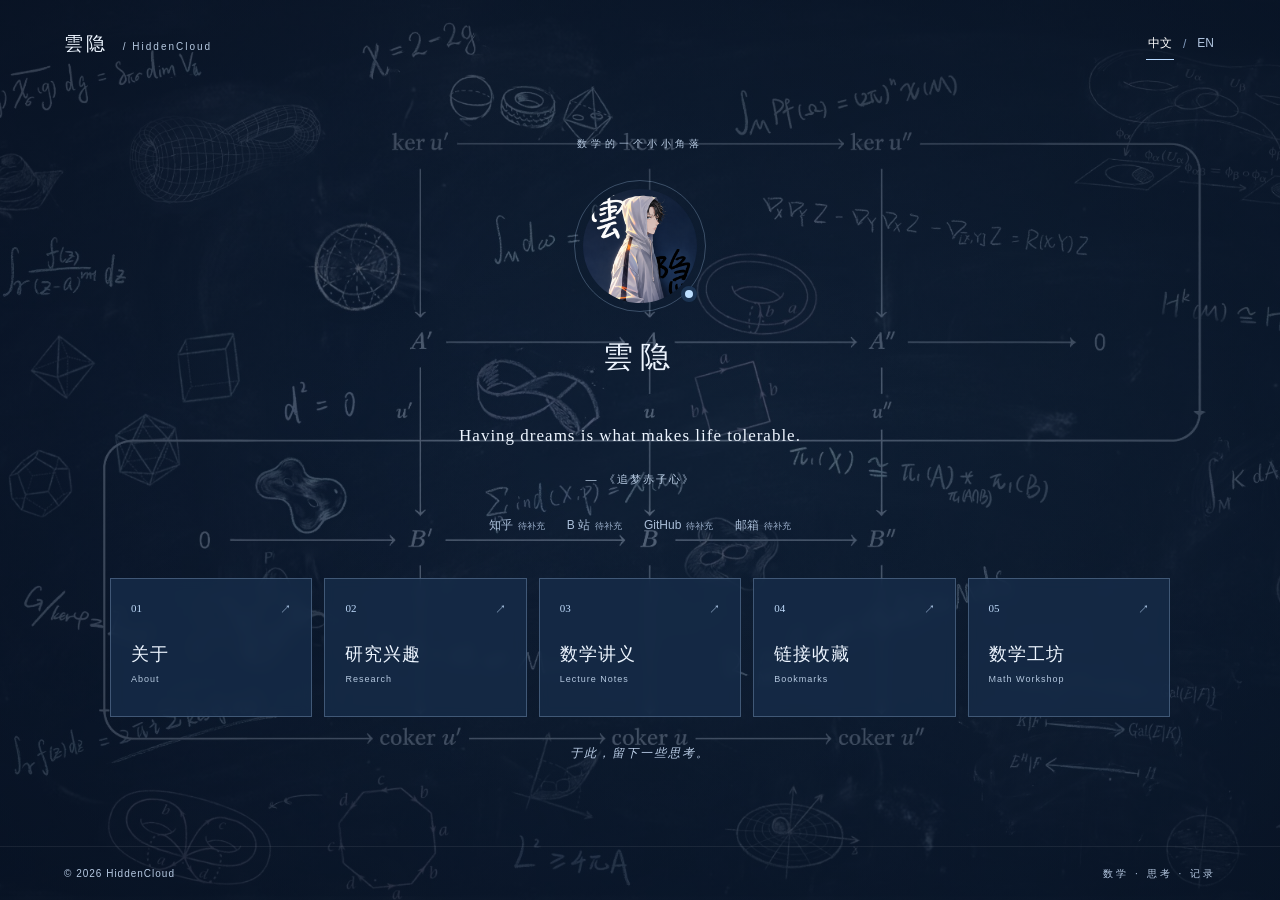
<file: index.html>
<!doctype html>
<html lang="zh-CN"><head><meta charset="utf-8"><meta name="viewport" content="width=device-width,initial-scale=1"><meta name="description" content="雲隐的数学个人主页 · 研究、讲义与数学工坊"><meta name="theme-color" content="#142841"><title>雲隐的数学个人主页</title><link rel="icon" href="assets/avatar.svg" type="image/svg+xml"><link rel="stylesheet" href="assets/style.css?v=quotes2"><script defer src="assets/config.js?v=quotes2"></script><script defer src="assets/app.js?v=quotes2"></script></head>
<body data-page="index"><a class="skip" href="#main">跳转到正文 / Skip to content</a><header class="topbar"><a class="wordmark" href="index.html">雲隐<span> / HiddenCloud</span></a><div class="language" role="group" aria-label="语言 / Language"><button data-lang="zh" type="button">中文</button><span>/</span><button data-lang="en" type="button">EN</button></div></header><main id="main"></main><footer><span>© 2026 HiddenCloud</span><span class="footer-note">数学 · 思考 · 记录</span></footer><noscript>请启用 JavaScript 查看双语内容。Please enable JavaScript to view this site.</noscript></body></html>
</file>
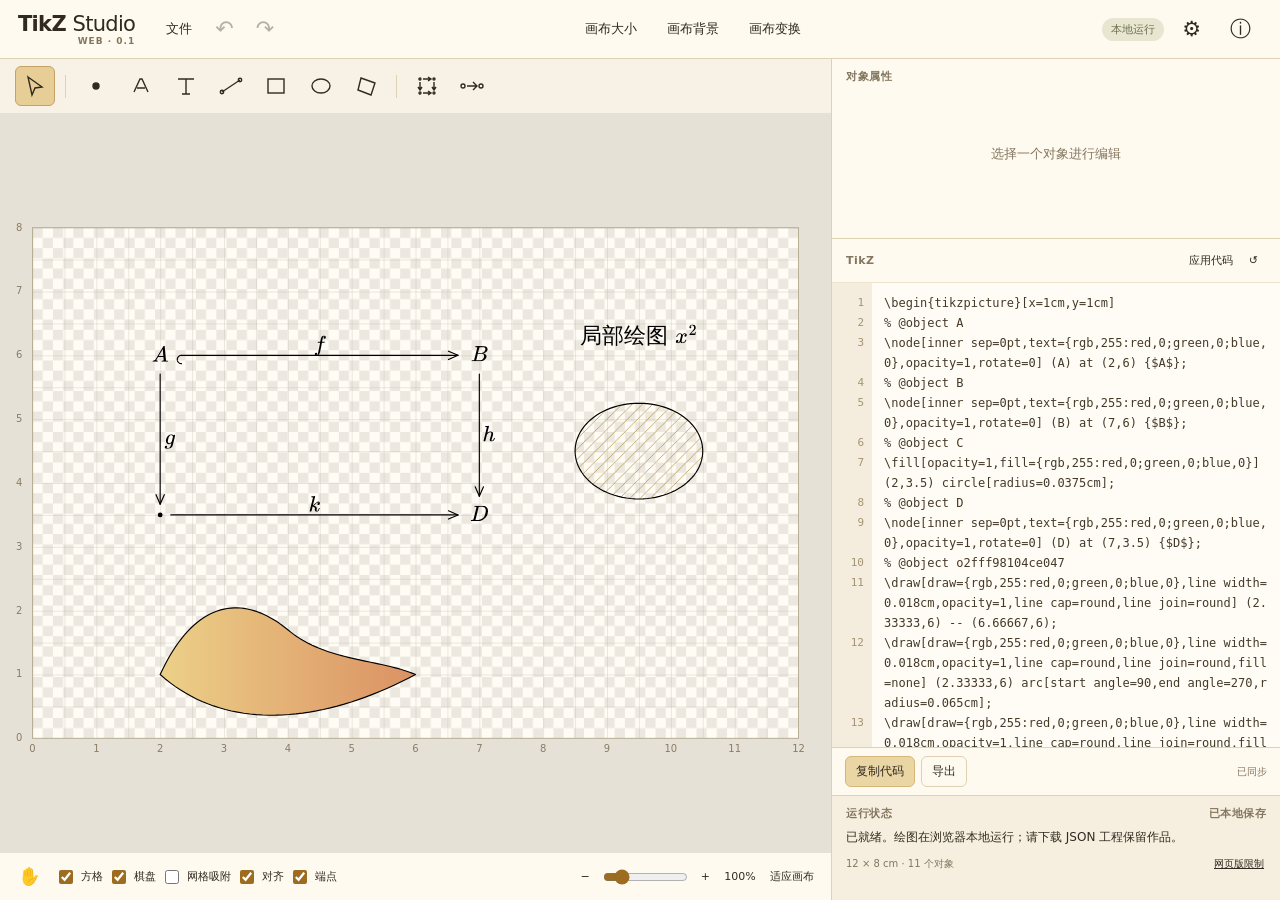
<file: tikz/index.html>
<!doctype html>
<html lang="zh-CN"><head><meta charset="utf-8"><meta name="viewport" content="width=device-width,initial-scale=1"><meta http-equiv="Content-Security-Policy" content="default-src 'self'; script-src 'self' 'unsafe-eval'; style-src 'self' 'unsafe-inline'; img-src 'self' data: blob:; connect-src 'none'; font-src 'self'; object-src 'none'; base-uri 'self'"><meta name="color-scheme" content="light"><meta name="description" content="在浏览器本地运行的 TikZ 绘图与交换图编辑器，无需 Python、TeX 或编译服务器。"><title>TikZ Studio · 雲隐</title><link rel="stylesheet" href="style.css?v=0.1.0"><script src="mathjax-config.js"></script><script defer src="vendor/mathjax/es5/tex-svg.js"></script><script defer src="core.js?v=0.1.0"></script><script defer src="app.js?v=0.1.0"></script></head>
<body><div id="app"><header class="top"><div class="brand">TikZ <span>Studio</span><small>WEB · 0.1</small></div><div class="file-group"><button id="fileBtn" data-i18n="文件">文件</button><button id="undoBtn" class="icon" title="撤销 / Undo">↶</button><button id="redoBtn" class="icon" title="重做 / Redo">↷</button></div><div class="canvas-top"><button id="sizeBtn" data-i18n="画布大小">画布大小</button><button id="backgroundBtn" data-i18n="画布背景">画布背景</button><button id="transformBtn" data-i18n="画布变换">画布变换</button></div><div class="right-top"><span class="local-badge" data-i18n="本地运行">本地运行</span><button id="settingsBtn" title="设置 / Settings">⚙</button><button id="aboutBtn" title="说明与作者 / About">ⓘ</button></div></header>
<main><section class="workspace"><nav id="tools" class="tools" aria-label="绘图工具"></nav><div id="stage" class="stage"><svg id="drawing" xmlns="http://www.w3.org/2000/svg" tabindex="0" role="img" aria-label="绘图画布"></svg><div class="stage-note" id="stageNote"></div><div class="loading" id="loading">正在加载本地数学排版…</div></div><footer class="viewbar"><button id="handBtn" class="icon" title="浏览模式 / Pan">✋</button><label><input id="grid" type="checkbox" checked><span data-i18n="方格">方格</span></label><label><input id="checker" type="checkbox" checked><span data-i18n="棋盘">棋盘</span></label><label><input id="snapGrid" type="checkbox"><span data-i18n="网格吸附">网格吸附</span></label><label><input id="snapAlign" type="checkbox" checked><span data-i18n="对齐">对齐</span></label><label><input id="snapEnd" type="checkbox" checked><span data-i18n="端点">端点</span></label><div class="zoom"><button id="zoomOut" aria-label="缩小">−</button><input id="zoom" type="range" min="15" max="600" value="100" aria-label="缩放"><button id="zoomIn" aria-label="放大">+</button><span id="zoomValue">100%</span><button id="fitBtn" data-i18n="适应画布">适应画布</button></div></footer></section>
<aside><section id="inspector" class="inspector"><div class="section-head"><span data-i18n="对象属性">对象属性</span><span id="selectionCount"></span></div><div id="props"></div></section><section class="code-panel"><div class="section-head"><span>TikZ</span><div><button id="applyCode" data-i18n="应用代码">应用代码</button><button id="restoreCode" title="恢复图形生成的代码">↺</button></div></div><div id="codeWrap" class="code-wrap"><div id="gutter" class="gutter" aria-hidden="true"></div><textarea id="code" wrap="soft" spellcheck="false" autocapitalize="off" autocomplete="off" aria-label="TikZ 代码"></textarea></div><div class="code-actions"><button id="copyCode" data-i18n="复制代码">复制代码</button><button id="exportBtn" data-i18n="导出">导出</button><span id="codeState"></span></div></section><section class="report"><div class="section-head"><span data-i18n="运行状态">运行状态</span><span id="saveState"></span></div><p id="status" role="status"></p><div class="report-bottom"><span id="docInfo"></span><button id="helpBtn" data-i18n="网页版限制">网页版限制</button></div></section></aside></main><input id="fileInput" type="file" accept=".json,.tex,.tikz" hidden><div id="menu" class="menu" hidden></div><div id="toast" class="toast" role="status" hidden></div><div id="modal" class="modal" hidden><div class="dialog" role="dialog" aria-modal="true" aria-labelledby="modalTitle"><header><h2 id="modalTitle"></h2><button id="closeModal" aria-label="关闭">×</button></header><div id="modalBody"></div><footer id="modalFooter"></footer></div></div></div><noscript>此编辑器需要浏览器启用 JavaScript。所有绘图计算均在本地进行。</noscript></body></html>
</file>
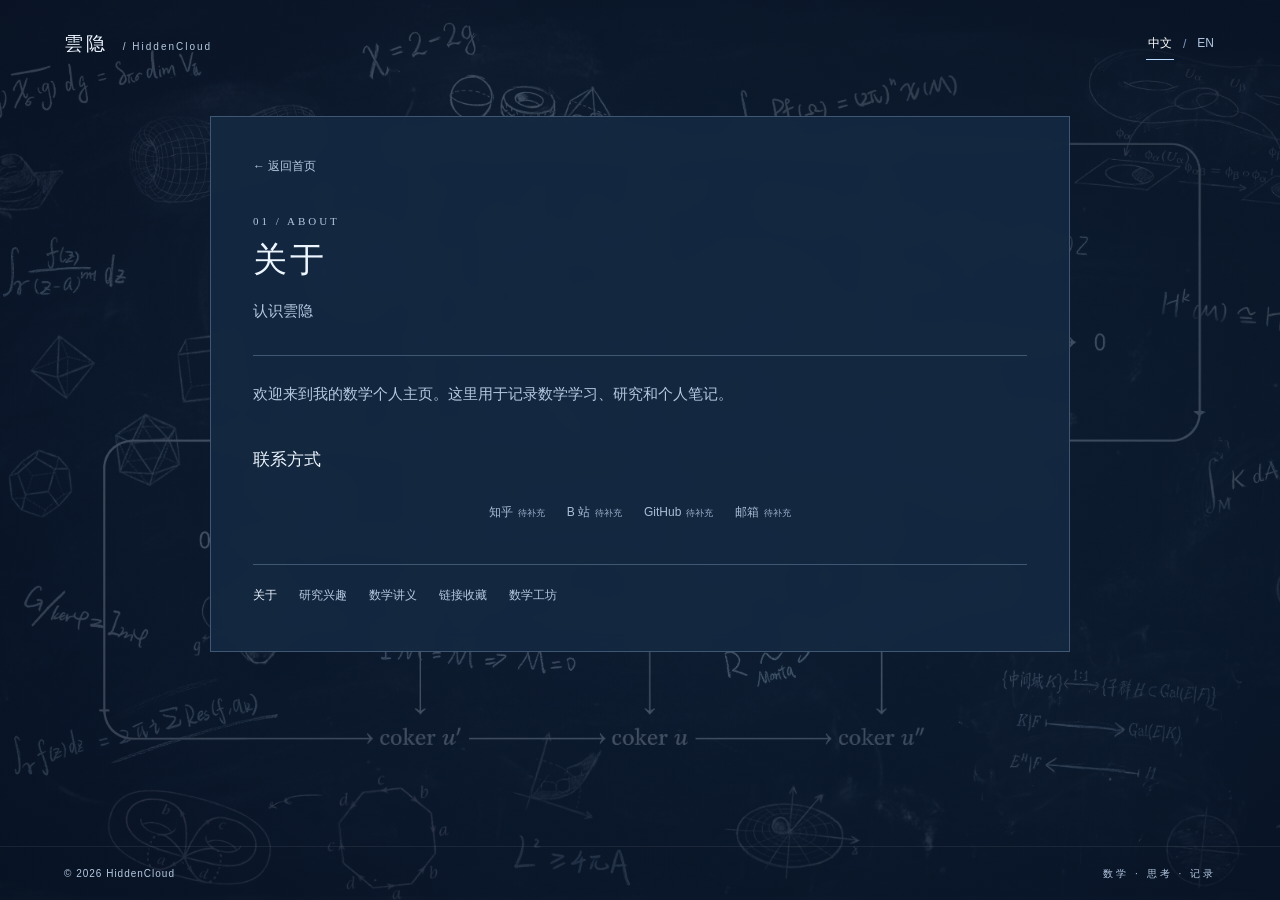
<file: about.html>
<!doctype html>
<html lang="zh-CN"><head><meta charset="utf-8"><meta name="viewport" content="width=device-width,initial-scale=1"><meta name="description" content="雲隐的数学个人主页 · 研究、讲义与数学工坊"><meta name="theme-color" content="#142841"><title>雲隐的数学个人主页</title><link rel="icon" href="assets/avatar.svg" type="image/svg+xml"><link rel="stylesheet" href="assets/style.css?v=quotes2"><script defer src="assets/config.js?v=quotes2"></script><script defer src="assets/app.js?v=quotes2"></script></head>
<body data-page="about"><a class="skip" href="#main">跳转到正文 / Skip to content</a><header class="topbar"><a class="wordmark" href="index.html">雲隐<span> / HiddenCloud</span></a><div class="language" role="group" aria-label="语言 / Language"><button data-lang="zh" type="button">中文</button><span>/</span><button data-lang="en" type="button">EN</button></div></header><main id="main"></main><footer><span>© 2026 HiddenCloud</span><span class="footer-note">数学 · 思考 · 记录</span></footer><noscript>请启用 JavaScript 查看双语内容。Please enable JavaScript to view this site.</noscript></body></html>
</file>
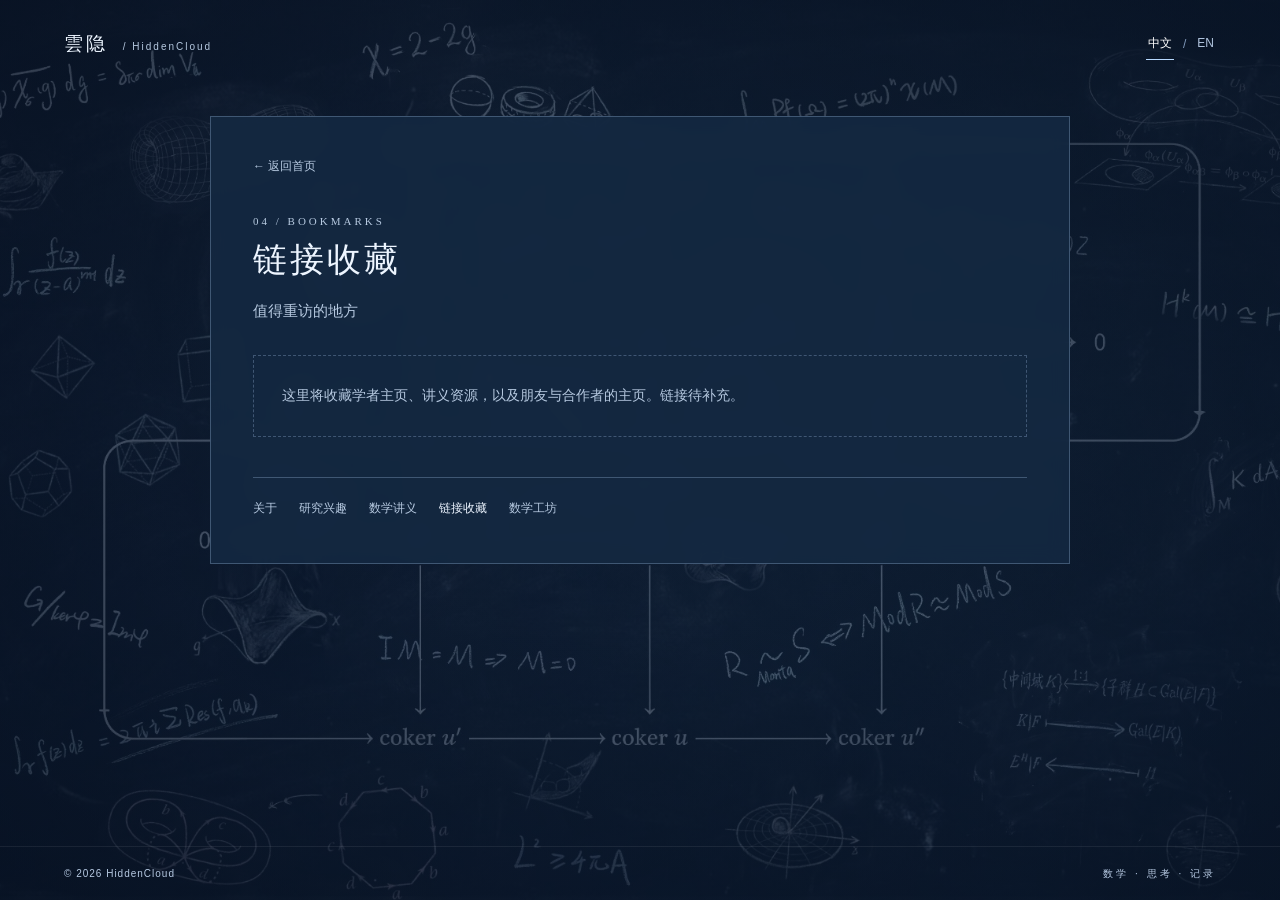
<file: bookmarks.html>
<!doctype html>
<html lang="zh-CN"><head><meta charset="utf-8"><meta name="viewport" content="width=device-width,initial-scale=1"><meta name="description" content="雲隐的数学个人主页 · 研究、讲义与数学工坊"><meta name="theme-color" content="#142841"><title>雲隐的数学个人主页</title><link rel="icon" href="assets/avatar.svg" type="image/svg+xml"><link rel="stylesheet" href="assets/style.css?v=quotes2"><script defer src="assets/config.js?v=quotes2"></script><script defer src="assets/app.js?v=quotes2"></script></head>
<body data-page="bookmarks"><a class="skip" href="#main">跳转到正文 / Skip to content</a><header class="topbar"><a class="wordmark" href="index.html">雲隐<span> / HiddenCloud</span></a><div class="language" role="group" aria-label="语言 / Language"><button data-lang="zh" type="button">中文</button><span>/</span><button data-lang="en" type="button">EN</button></div></header><main id="main"></main><footer><span>© 2026 HiddenCloud</span><span class="footer-note">数学 · 思考 · 记录</span></footer><noscript>请启用 JavaScript 查看双语内容。Please enable JavaScript to view this site.</noscript></body></html>
</file>
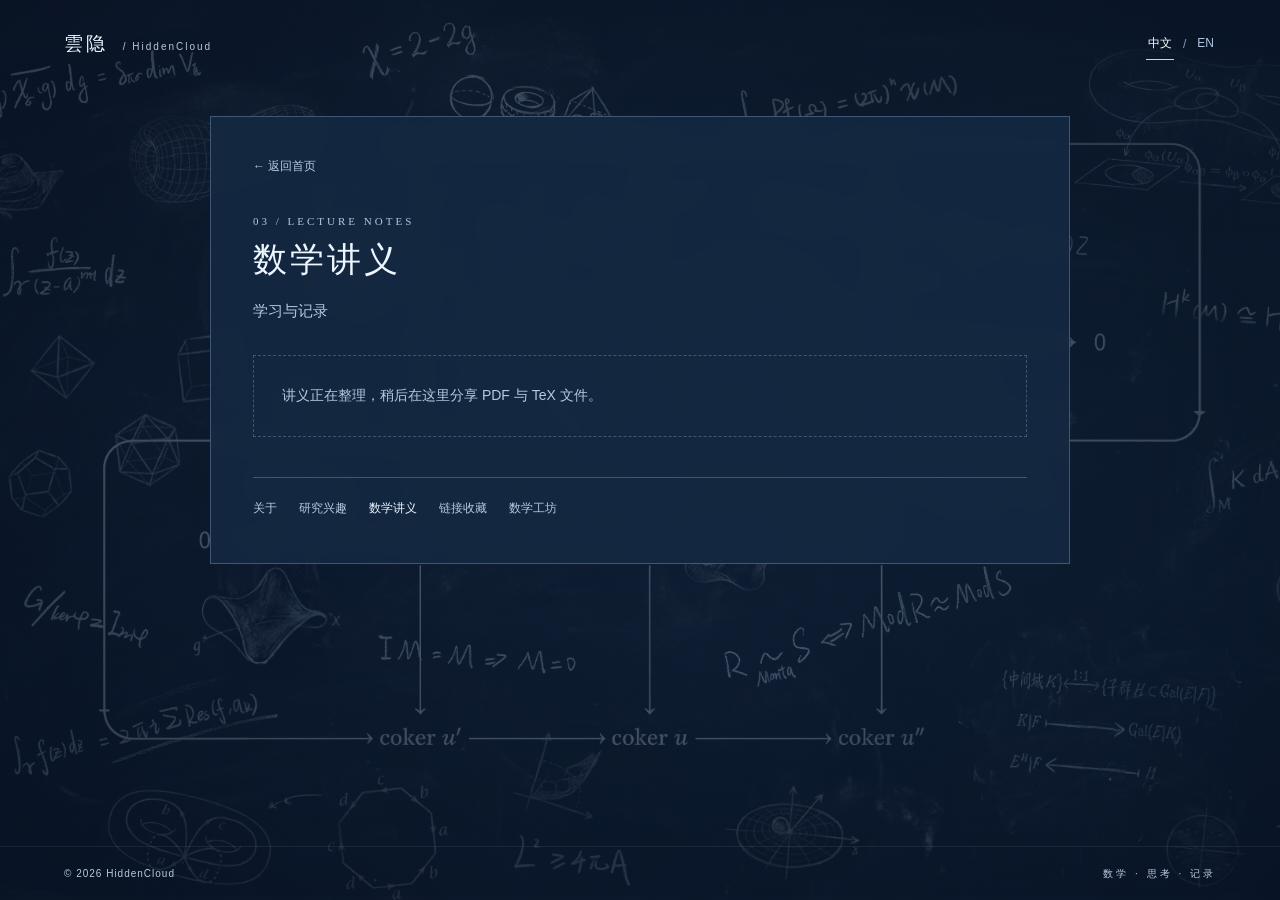
<file: notes.html>
<!doctype html>
<html lang="zh-CN"><head><meta charset="utf-8"><meta name="viewport" content="width=device-width,initial-scale=1"><meta name="description" content="雲隐的数学个人主页 · 研究、讲义与数学工坊"><meta name="theme-color" content="#142841"><title>雲隐的数学个人主页</title><link rel="icon" href="assets/avatar.svg" type="image/svg+xml"><link rel="stylesheet" href="assets/style.css?v=quotes2"><script defer src="assets/config.js?v=quotes2"></script><script defer src="assets/app.js?v=quotes2"></script></head>
<body data-page="notes"><a class="skip" href="#main">跳转到正文 / Skip to content</a><header class="topbar"><a class="wordmark" href="index.html">雲隐<span> / HiddenCloud</span></a><div class="language" role="group" aria-label="语言 / Language"><button data-lang="zh" type="button">中文</button><span>/</span><button data-lang="en" type="button">EN</button></div></header><main id="main"></main><footer><span>© 2026 HiddenCloud</span><span class="footer-note">数学 · 思考 · 记录</span></footer><noscript>请启用 JavaScript 查看双语内容。Please enable JavaScript to view this site.</noscript></body></html>
</file>
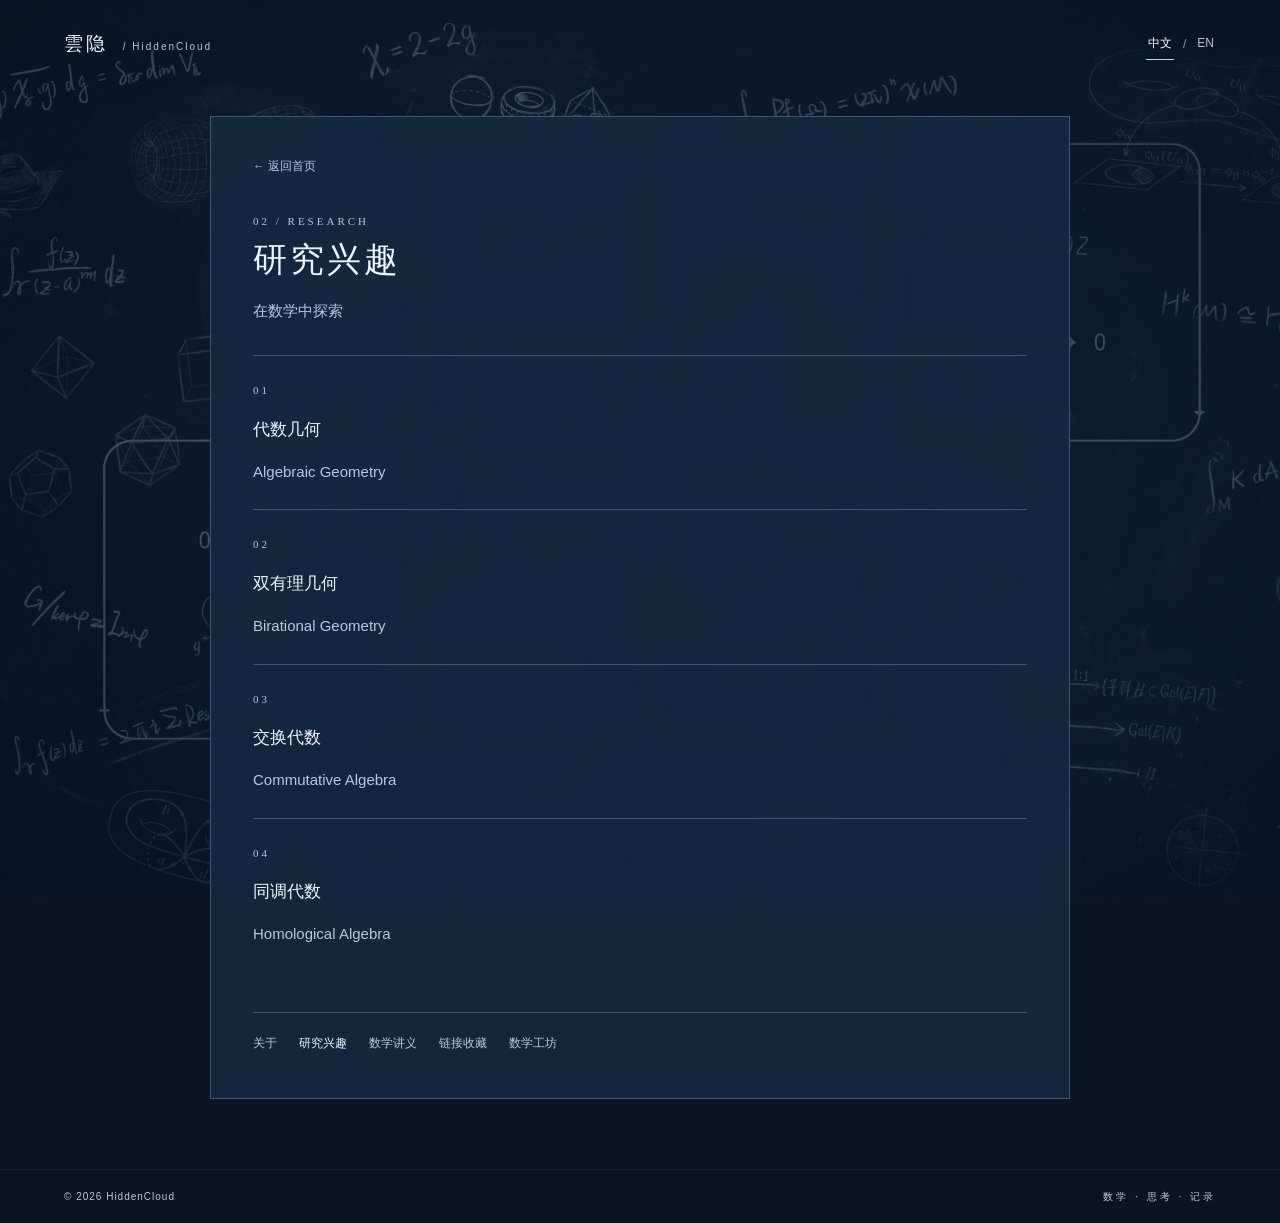
<file: research.html>
<!doctype html>
<html lang="zh-CN"><head><meta charset="utf-8"><meta name="viewport" content="width=device-width,initial-scale=1"><meta name="description" content="雲隐的数学个人主页 · 研究、讲义与数学工坊"><meta name="theme-color" content="#142841"><title>雲隐的数学个人主页</title><link rel="icon" href="assets/avatar.svg" type="image/svg+xml"><link rel="stylesheet" href="assets/style.css?v=quotes2"><script defer src="assets/config.js?v=quotes2"></script><script defer src="assets/app.js?v=quotes2"></script></head>
<body data-page="research"><a class="skip" href="#main">跳转到正文 / Skip to content</a><header class="topbar"><a class="wordmark" href="index.html">雲隐<span> / HiddenCloud</span></a><div class="language" role="group" aria-label="语言 / Language"><button data-lang="zh" type="button">中文</button><span>/</span><button data-lang="en" type="button">EN</button></div></header><main id="main"></main><footer><span>© 2026 HiddenCloud</span><span class="footer-note">数学 · 思考 · 记录</span></footer><noscript>请启用 JavaScript 查看双语内容。Please enable JavaScript to view this site.</noscript></body></html>
</file>
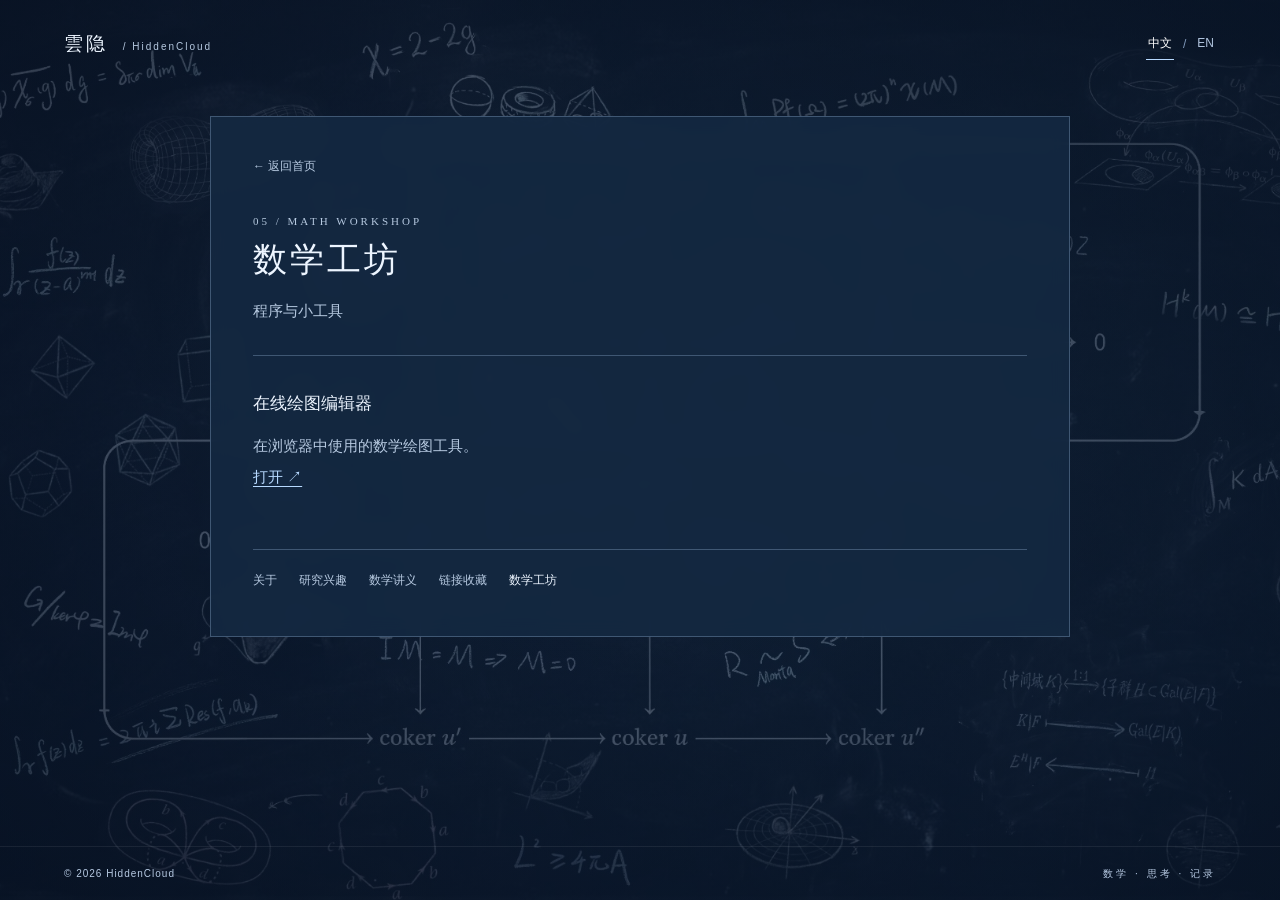
<file: workshop.html>
<!doctype html>
<html lang="zh-CN"><head><meta charset="utf-8"><meta name="viewport" content="width=device-width,initial-scale=1"><meta name="description" content="雲隐的数学个人主页 · 研究、讲义与数学工坊"><meta name="theme-color" content="#142841"><title>雲隐的数学个人主页</title><link rel="icon" href="assets/avatar.svg" type="image/svg+xml"><link rel="stylesheet" href="assets/style.css?v=quotes2"><script defer src="assets/config.js?v=quotes2"></script><script defer src="assets/app.js?v=quotes2"></script></head>
<body data-page="workshop"><a class="skip" href="#main">跳转到正文 / Skip to content</a><header class="topbar"><a class="wordmark" href="index.html">雲隐<span> / HiddenCloud</span></a><div class="language" role="group" aria-label="语言 / Language"><button data-lang="zh" type="button">中文</button><span>/</span><button data-lang="en" type="button">EN</button></div></header><main id="main"></main><footer><span>© 2026 HiddenCloud</span><span class="footer-note">数学 · 思考 · 记录</span></footer><noscript>请启用 JavaScript 查看双语内容。Please enable JavaScript to view this site.</noscript></body></html>
</file>
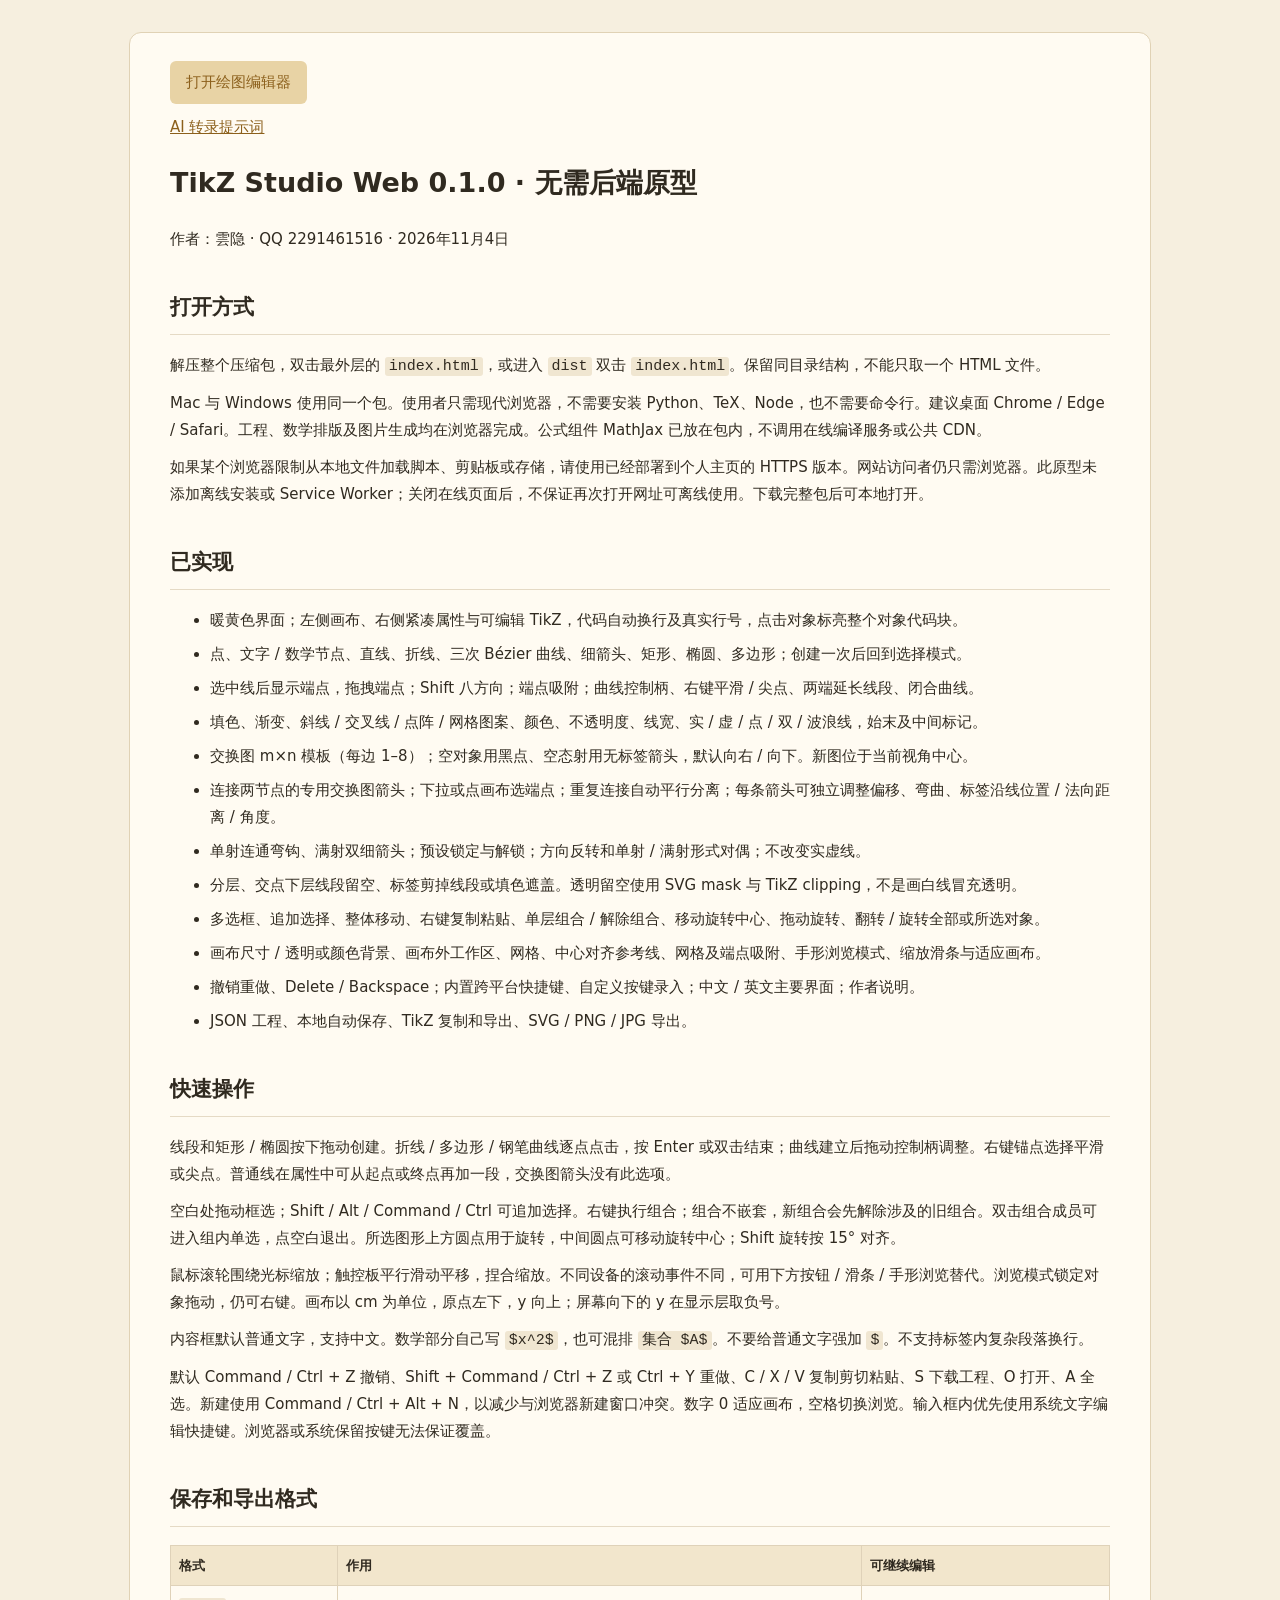
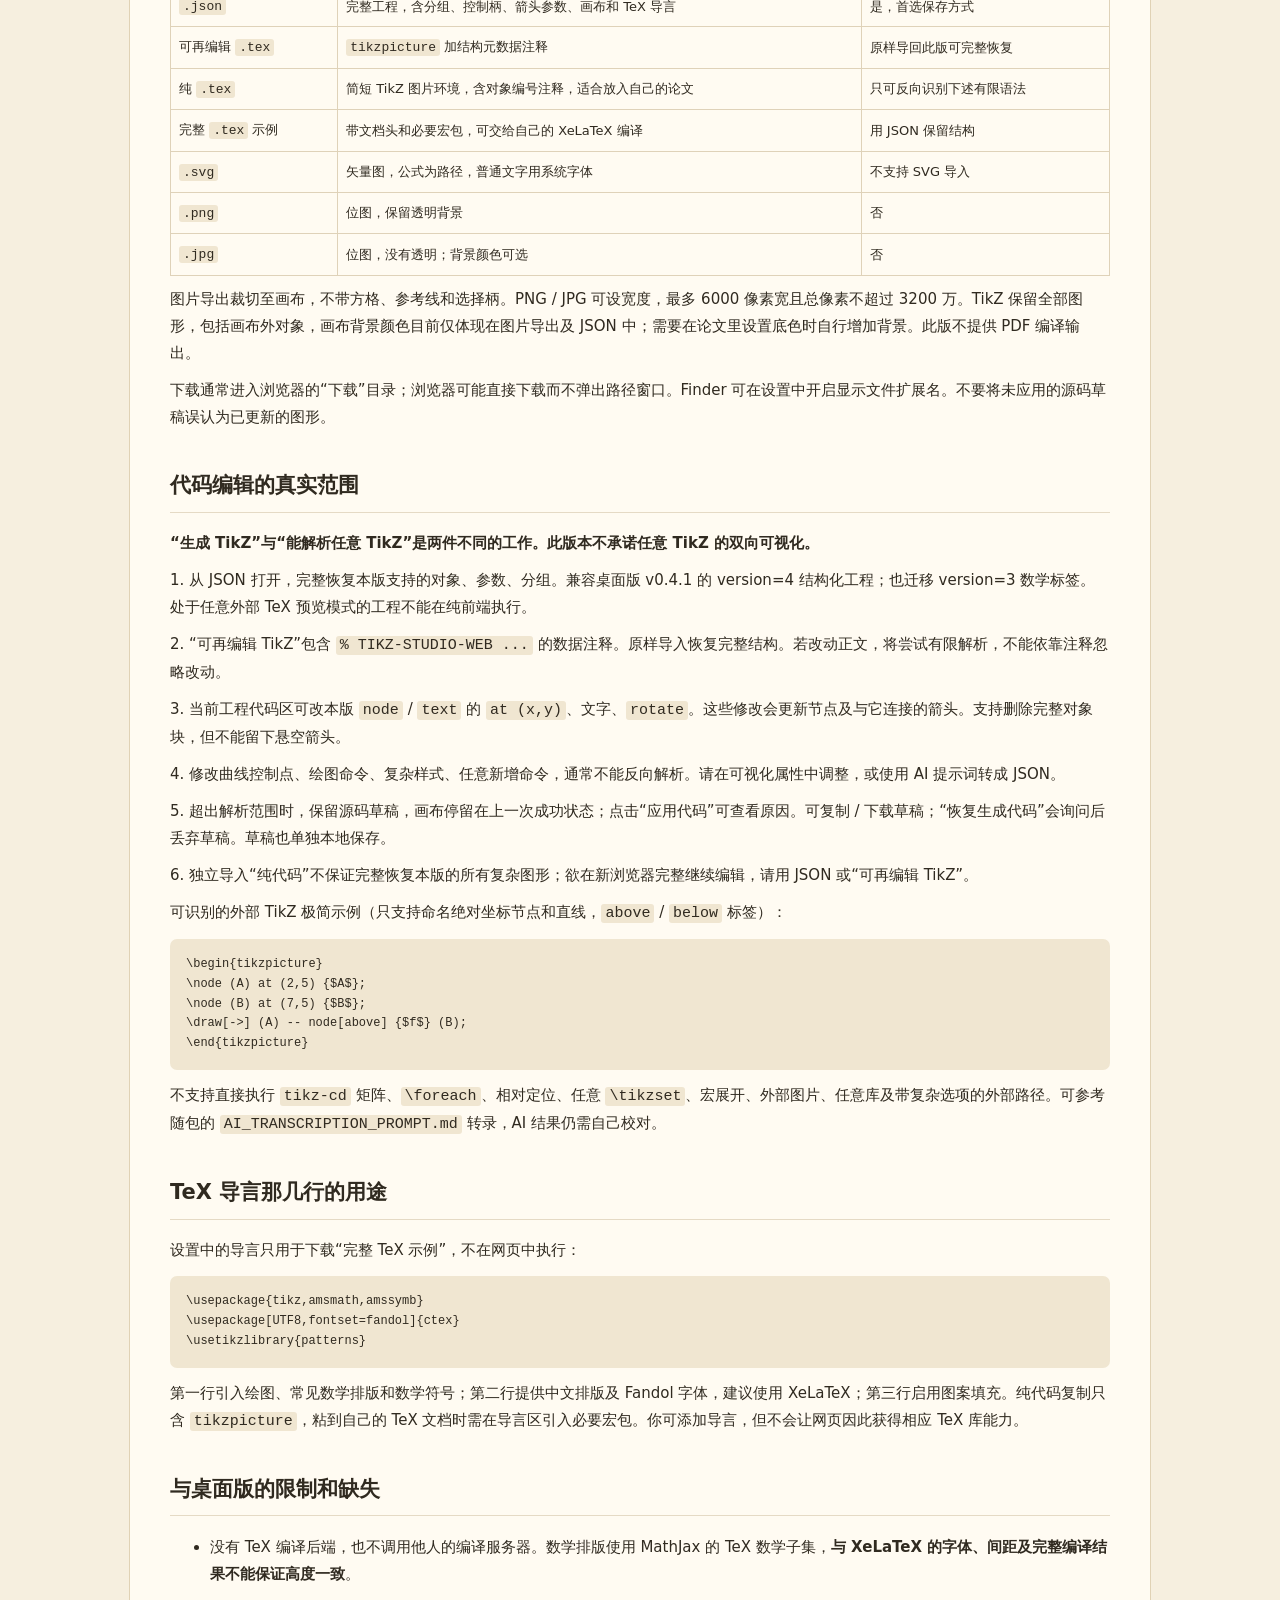
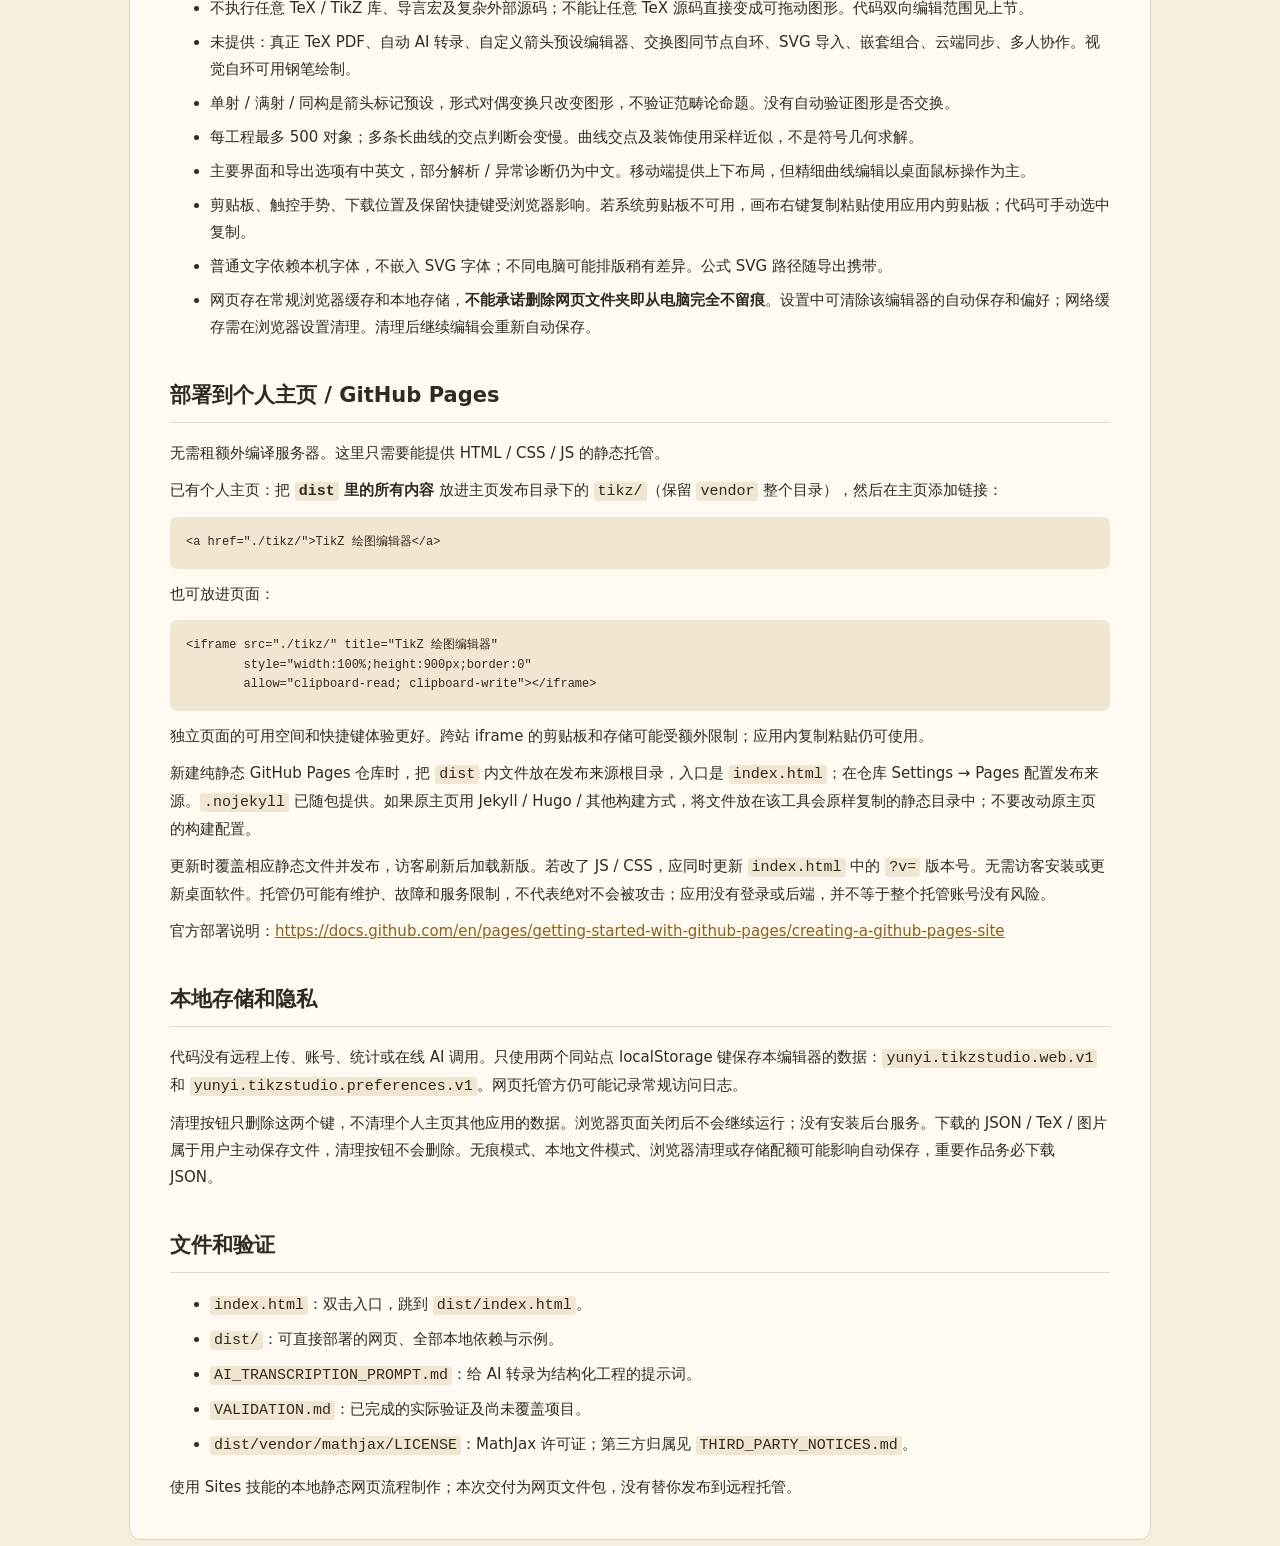
<file: tikz/GUIDE.html>
<!doctype html><html lang="zh-CN"><meta charset="utf-8"><meta name="viewport" content="width=device-width,initial-scale=1"><title>TikZ Studio 使用与部署说明</title><style>body{font:15px/1.8 system-ui,-apple-system,"PingFang SC",sans-serif;color:#302a20;background:#f6efdf;margin:0}main{max-width:940px;margin:32px auto;padding:28px 40px;background:#fffbf2;border:1px solid #e0d2b5;border-radius:12px}h1{font-size:27px}h2{font-size:21px;margin-top:36px;border-bottom:1px solid #e5dac5;padding-bottom:7px}p{margin:10px 0}pre{white-space:pre-wrap;overflow-wrap:anywhere;background:#f0e6d1;padding:16px;border-radius:7px;font:12px/1.65 ui-monospace,monospace}code{background:#f0e6d1;border-radius:3px;padding:1px 4px}pre code{padding:0}li{margin-bottom:7px}a{color:#8c601c}table{border-collapse:collapse;font-size:13px;width:100%}td{border:1px solid #dfd2b9;padding:8px}tr:first-child{font-weight:600;background:#f2e6cc}.table{overflow:auto}.entry{display:inline-block;padding:8px 16px;background:#e8d3a5;border-radius:6px;text-decoration:none}@media(max-width:640px){main{margin:0;padding:18px;border:0;border-radius:0}}</style><main><a class="entry" href="index.html">打开绘图编辑器</a><p><a href="AI_TRANSCRIPTION_PROMPT.md">AI 转录提示词</a></p><h1>TikZ Studio Web 0.1.0 · 无需后端原型</h1><p>作者：雲隐 · QQ 2291461516 · 2026年11月4日</p><h2>打开方式</h2><p>解压整个压缩包，双击最外层的 <code>index.html</code>，或进入 <code>dist</code> 双击 <code>index.html</code>。保留同目录结构，不能只取一个 HTML 文件。</p><p>Mac 与 Windows 使用同一个包。使用者只需现代浏览器，不需要安装 Python、TeX、Node，也不需要命令行。建议桌面 Chrome / Edge / Safari。工程、数学排版及图片生成均在浏览器完成。公式组件 MathJax 已放在包内，不调用在线编译服务或公共 CDN。</p><p>如果某个浏览器限制从本地文件加载脚本、剪贴板或存储，请使用已经部署到个人主页的 HTTPS 版本。网站访问者仍只需浏览器。此原型未添加离线安装或 Service Worker；关闭在线页面后，不保证再次打开网址可离线使用。下载完整包后可本地打开。</p><h2>已实现</h2><ul><li>暖黄色界面；左侧画布、右侧紧凑属性与可编辑 TikZ，代码自动换行及真实行号，点击对象标亮整个对象代码块。</li><li>点、文字 / 数学节点、直线、折线、三次 Bézier 曲线、细箭头、矩形、椭圆、多边形；创建一次后回到选择模式。</li><li>选中线后显示端点，拖拽端点；Shift 八方向；端点吸附；曲线控制柄、右键平滑 / 尖点、两端延长线段、闭合曲线。</li><li>填色、渐变、斜线 / 交叉线 / 点阵 / 网格图案、颜色、不透明度、线宽、实 / 虚 / 点 / 双 / 波浪线，始末及中间标记。</li><li>交换图 m×n 模板（每边 1–8）；空对象用黑点、空态射用无标签箭头，默认向右 / 向下。新图位于当前视角中心。</li><li>连接两节点的专用交换图箭头；下拉或点画布选端点；重复连接自动平行分离；每条箭头可独立调整偏移、弯曲、标签沿线位置 / 法向距离 / 角度。</li><li>单射连通弯钩、满射双细箭头；预设锁定与解锁；方向反转和单射 / 满射形式对偶；不改变实虚线。</li><li>分层、交点下层线段留空、标签剪掉线段或填色遮盖。透明留空使用 SVG mask 与 TikZ clipping，不是画白线冒充透明。</li><li>多选框、追加选择、整体移动、右键复制粘贴、单层组合 / 解除组合、移动旋转中心、拖动旋转、翻转 / 旋转全部或所选对象。</li><li>画布尺寸 / 透明或颜色背景、画布外工作区、网格、中心对齐参考线、网格及端点吸附、手形浏览模式、缩放滑条与适应画布。</li><li>撤销重做、Delete / Backspace；内置跨平台快捷键、自定义按键录入；中文 / 英文主要界面；作者说明。</li><li>JSON 工程、本地自动保存、TikZ 复制和导出、SVG / PNG / JPG 导出。</li></ul><h2>快速操作</h2><p>线段和矩形 / 椭圆按下拖动创建。折线 / 多边形 / 钢笔曲线逐点点击，按 Enter 或双击结束；曲线建立后拖动控制柄调整。右键锚点选择平滑或尖点。普通线在属性中可从起点或终点再加一段，交换图箭头没有此选项。</p><p>空白处拖动框选；Shift / Alt / Command / Ctrl 可追加选择。右键执行组合；组合不嵌套，新组合会先解除涉及的旧组合。双击组合成员可进入组内单选，点空白退出。所选图形上方圆点用于旋转，中间圆点可移动旋转中心；Shift 旋转按 15° 对齐。</p><p>鼠标滚轮围绕光标缩放；触控板平行滑动平移，捏合缩放。不同设备的滚动事件不同，可用下方按钮 / 滑条 / 手形浏览替代。浏览模式锁定对象拖动，仍可右键。画布以 cm 为单位，原点左下，y 向上；屏幕向下的 y 在显示层取负号。</p><p>内容框默认普通文字，支持中文。数学部分自己写 <code>$x^2$</code>，也可混排 <code>集合 $A$</code>。不要给普通文字强加 <code>$</code>。不支持标签内复杂段落换行。</p><p>默认 Command / Ctrl + Z 撤销、Shift + Command / Ctrl + Z 或 Ctrl + Y 重做、C / X / V 复制剪切粘贴、S 下载工程、O 打开、A 全选。新建使用 Command / Ctrl + Alt + N，以减少与浏览器新建窗口冲突。数字 0 适应画布，空格切换浏览。输入框内优先使用系统文字编辑快捷键。浏览器或系统保留按键无法保证覆盖。</p><h2>保存和导出格式</h2><div class="table"><table><tr><td>格式</td><td>作用</td><td>可继续编辑</td></tr><tr><td><code>.json</code></td><td>完整工程，含分组、控制柄、箭头参数、画布和 TeX 导言</td><td>是，首选保存方式</td></tr><tr><td>可再编辑 <code>.tex</code></td><td><code>tikzpicture</code> 加结构元数据注释</td><td>原样导回此版可完整恢复</td></tr><tr><td>纯 <code>.tex</code></td><td>简短 TikZ 图片环境，含对象编号注释，适合放入自己的论文</td><td>只可反向识别下述有限语法</td></tr><tr><td>完整 <code>.tex</code> 示例</td><td>带文档头和必要宏包，可交给自己的 XeLaTeX 编译</td><td>用 JSON 保留结构</td></tr><tr><td><code>.svg</code></td><td>矢量图，公式为路径，普通文字用系统字体</td><td>不支持 SVG 导入</td></tr><tr><td><code>.png</code></td><td>位图，保留透明背景</td><td>否</td></tr><tr><td><code>.jpg</code></td><td>位图，没有透明；背景颜色可选</td><td>否</td></tr></table></div><p>图片导出裁切至画布，不带方格、参考线和选择柄。PNG / JPG 可设宽度，最多 6000 像素宽且总像素不超过 3200 万。TikZ 保留全部图形，包括画布外对象，画布背景颜色目前仅体现在图片导出及 JSON 中；需要在论文里设置底色时自行增加背景。此版不提供 PDF 编译输出。</p><p>下载通常进入浏览器的“下载”目录；浏览器可能直接下载而不弹出路径窗口。Finder 可在设置中开启显示文件扩展名。不要将未应用的源码草稿误认为已更新的图形。</p><h2>代码编辑的真实范围</h2><p><strong>“生成 TikZ”与“能解析任意 TikZ”是两件不同的工作。此版本不承诺任意 TikZ 的双向可视化。</strong></p><p>1. 从 JSON 打开，完整恢复本版支持的对象、参数、分组。兼容桌面版 v0.4.1 的 version=4 结构化工程；也迁移 version=3 数学标签。处于任意外部 TeX 预览模式的工程不能在纯前端执行。</p><p>2. “可再编辑 TikZ”包含 <code>% TIKZ-STUDIO-WEB ...</code> 的数据注释。原样导入恢复完整结构。若改动正文，将尝试有限解析，不能依靠注释忽略改动。</p><p>3. 当前工程代码区可改本版 <code>node</code> / <code>text</code> 的 <code>at (x,y)</code>、文字、<code>rotate</code>。这些修改会更新节点及与它连接的箭头。支持删除完整对象块，但不能留下悬空箭头。</p><p>4. 修改曲线控制点、绘图命令、复杂样式、任意新增命令，通常不能反向解析。请在可视化属性中调整，或使用 AI 提示词转成 JSON。</p><p>5. 超出解析范围时，保留源码草稿，画布停留在上一次成功状态；点击“应用代码”可查看原因。可复制 / 下载草稿；“恢复生成代码”会询问后丢弃草稿。草稿也单独本地保存。</p><p>6. 独立导入“纯代码”不保证完整恢复本版的所有复杂图形；欲在新浏览器完整继续编辑，请用 JSON 或“可再编辑 TikZ”。</p><p>可识别的外部 TikZ 极简示例（只支持命名绝对坐标节点和直线，<code>above</code> / <code>below</code> 标签）：</p><pre><code>\begin{tikzpicture}
\node (A) at (2,5) {$A$};
\node (B) at (7,5) {$B$};
\draw[-&gt;] (A) -- node[above] {$f$} (B);
\end{tikzpicture}</code></pre><p>不支持直接执行 <code>tikz-cd</code> 矩阵、<code>\foreach</code>、相对定位、任意 <code>\tikzset</code>、宏展开、外部图片、任意库及带复杂选项的外部路径。可参考随包的 <code>AI_TRANSCRIPTION_PROMPT.md</code> 转录，AI 结果仍需自己校对。</p><h2>TeX 导言那几行的用途</h2><p>设置中的导言只用于下载“完整 TeX 示例”，不在网页中执行：</p><pre><code>\usepackage{tikz,amsmath,amssymb}
\usepackage[UTF8,fontset=fandol]{ctex}
\usetikzlibrary{patterns}</code></pre><p>第一行引入绘图、常见数学排版和数学符号；第二行提供中文排版及 Fandol 字体，建议使用 XeLaTeX；第三行启用图案填充。纯代码复制只含 <code>tikzpicture</code>，粘到自己的 TeX 文档时需在导言区引入必要宏包。你可添加导言，但不会让网页因此获得相应 TeX 库能力。</p><h2>与桌面版的限制和缺失</h2><ul><li>没有 TeX 编译后端，也不调用他人的编译服务器。数学排版使用 MathJax 的 TeX 数学子集，<strong>与 XeLaTeX 的字体、间距及完整编译结果不能保证高度一致</strong>。</li><li>不执行任意 TeX / TikZ 库、导言宏及复杂外部源码；不能让任意 TeX 源码直接变成可拖动图形。代码双向编辑范围见上节。</li><li>未提供：真正 TeX PDF、自动 AI 转录、自定义箭头预设编辑器、交换图同节点自环、SVG 导入、嵌套组合、云端同步、多人协作。视觉自环可用钢笔绘制。</li><li>单射 / 满射 / 同构是箭头标记预设，形式对偶变换只改变图形，不验证范畴论命题。没有自动验证图形是否交换。</li><li>每工程最多 500 对象；多条长曲线的交点判断会变慢。曲线交点及装饰使用采样近似，不是符号几何求解。</li><li>主要界面和导出选项有中英文，部分解析 / 异常诊断仍为中文。移动端提供上下布局，但精细曲线编辑以桌面鼠标操作为主。</li><li>剪贴板、触控手势、下载位置及保留快捷键受浏览器影响。若系统剪贴板不可用，画布右键复制粘贴使用应用内剪贴板；代码可手动选中复制。</li><li>普通文字依赖本机字体，不嵌入 SVG 字体；不同电脑可能排版稍有差异。公式 SVG 路径随导出携带。</li><li>网页存在常规浏览器缓存和本地存储，<strong>不能承诺删除网页文件夹即从电脑完全不留痕</strong>。设置中可清除该编辑器的自动保存和偏好；网络缓存需在浏览器设置清理。清理后继续编辑会重新自动保存。</li></ul><h2>部署到个人主页 / GitHub Pages</h2><p>无需租额外编译服务器。这里只需要能提供 HTML / CSS / JS 的静态托管。</p><p>已有个人主页：把 <strong><code>dist</code> 里的所有内容</strong> 放进主页发布目录下的 <code>tikz/</code>（保留 <code>vendor</code> 整个目录），然后在主页添加链接：</p><pre><code>&lt;a href=&quot;./tikz/&quot;&gt;TikZ 绘图编辑器&lt;/a&gt;</code></pre><p>也可放进页面：</p><pre><code>&lt;iframe src=&quot;./tikz/&quot; title=&quot;TikZ 绘图编辑器&quot;
        style=&quot;width:100%;height:900px;border:0&quot;
        allow=&quot;clipboard-read; clipboard-write&quot;&gt;&lt;/iframe&gt;</code></pre><p>独立页面的可用空间和快捷键体验更好。跨站 iframe 的剪贴板和存储可能受额外限制；应用内复制粘贴仍可使用。</p><p>新建纯静态 GitHub Pages 仓库时，把 <code>dist</code> 内文件放在发布来源根目录，入口是 <code>index.html</code>；在仓库 Settings → Pages 配置发布来源。<code>.nojekyll</code> 已随包提供。如果原主页用 Jekyll / Hugo / 其他构建方式，将文件放在该工具会原样复制的静态目录中；不要改动原主页的构建配置。</p><p>更新时覆盖相应静态文件并发布，访客刷新后加载新版。若改了 JS / CSS，应同时更新 <code>index.html</code> 中的 <code>?v=</code> 版本号。无需访客安装或更新桌面软件。托管仍可能有维护、故障和服务限制，不代表绝对不会被攻击；应用没有登录或后端，并不等于整个托管账号没有风险。</p><p>官方部署说明：<a href="https://docs.github.com/en/pages/getting-started-with-github-pages/creating-a-github-pages-site">https://docs.github.com/en/pages/getting-started-with-github-pages/creating-a-github-pages-site</a></p><h2>本地存储和隐私</h2><p>代码没有远程上传、账号、统计或在线 AI 调用。只使用两个同站点 localStorage 键保存本编辑器的数据：<code>yunyi.tikzstudio.web.v1</code> 和 <code>yunyi.tikzstudio.preferences.v1</code>。网页托管方仍可能记录常规访问日志。</p><p>清理按钮只删除这两个键，不清理个人主页其他应用的数据。浏览器页面关闭后不会继续运行；没有安装后台服务。下载的 JSON / TeX / 图片属于用户主动保存文件，清理按钮不会删除。无痕模式、本地文件模式、浏览器清理或存储配额可能影响自动保存，重要作品务必下载 JSON。</p><h2>文件和验证</h2><ul><li><code>index.html</code>：双击入口，跳到 <code>dist/index.html</code>。</li><li><code>dist/</code>：可直接部署的网页、全部本地依赖与示例。</li><li><code>AI_TRANSCRIPTION_PROMPT.md</code>：给 AI 转录为结构化工程的提示词。</li><li><code>VALIDATION.md</code>：已完成的实际验证及尚未覆盖项目。</li><li><code>dist/vendor/mathjax/LICENSE</code>：MathJax 许可证；第三方归属见 <code>THIRD_PARTY_NOTICES.md</code>。</li></ul><p>使用 Sites 技能的本地静态网页流程制作；本次交付为网页文件包，没有替你发布到远程托管。</p></main></html>
</file>
<file: assets/style.css>
:root{color-scheme:dark;--ink:#edf5ff;--muted:#b6c9e0;--accent:#b7d9ff;--line:#b9d8ff45}*{box-sizing:border-box}html{min-height:100%;background:#0c1424}body{margin:0;color:var(--ink);font:15px/1.7 -apple-system,BlinkMacSystemFont,"Segoe UI","PingFang SC","Microsoft YaHei",sans-serif;min-height:100svh;display:flex;flex-direction:column}body:before{content:"";position:fixed;inset:0;z-index:-2;background:linear-gradient(90deg,#102443ad,#122947b5),url('../background.jpg') center/cover no-repeat}body:after{content:"";position:fixed;inset:0;z-index:-1;background:radial-gradient(ellipse at center,#294c7800 10%,#040b1985 100%);pointer-events:none}a{color:inherit;text-decoration:none}button{font:inherit;color:inherit;cursor:pointer}a,button{ -webkit-tap-highlight-color:transparent}a:focus-visible,button:focus-visible{outline:2px solid var(--accent);outline-offset:6px}.skip{position:absolute;top:-100px;background:#172e4c;padding:12px;z-index:5}.skip:focus{top:8px}.topbar{width:100%;padding:28px 5%;display:flex;align-items:center;justify-content:space-between;gap:20px}.wordmark{font-family:Georgia,"Songti SC",serif;letter-spacing:3px;font-size:19px}.wordmark span{font:10px/1.5 sans-serif;letter-spacing:2px;color:var(--muted);margin-left:10px}.language{display:flex;align-items:center;gap:9px;font-size:12px}.language button{border:0;border-bottom:1px solid transparent;background:transparent;color:#b1c5df;padding:5px 2px}.language button[aria-pressed=true]{color:#fff;border-color:var(--accent)}.language span{color:#829bbd}main{flex:1;width:min(1060px,90%);margin:auto}.home{display:flex;flex-direction:column;align-items:center;justify-content:center;text-align:center;padding:40px 0 60px;min-height:calc(100svh - 160px)}.eyebrow{font-size:10px;letter-spacing:4px;color:var(--muted);margin:0 0 28px}.avatar-wrap{padding:8px;border:1px solid var(--line);border-radius:50%;width:132px;height:132px;position:relative}.avatar-wrap:after{content:"";position:absolute;bottom:9px;right:8px;width:8px;height:8px;background:#bedfff;border:4px solid #1c3453;border-radius:50%;box-sizing:content-box}.avatar{width:100%;height:100%;object-fit:cover;border-radius:50%}.home h1{font-family:Georgia,"Songti SC",serif;font-weight:400;font-size:30px;letter-spacing:7px;margin:19px 0 4px}.home .full-title{font-size:26px;letter-spacing:2px}.motto{margin:22px 0 4px;font-family:Georgia,"Songti SC",serif;font-size:17px;letter-spacing:1px;max-width:580px}.motto a{border-bottom:1px solid var(--line)}.motto-author{font-size:11px;color:var(--muted);letter-spacing:2px}.socials{display:flex;justify-content:center;flex-wrap:wrap;gap:22px;margin:27px 0 42px;font-size:12px}.socials a{border-bottom:1px solid var(--line)}.socials .unavailable{color:#aabed8;cursor:default}.unavailable small{font-size:9px;margin-left:5px;color:#9bafcb}.entries{display:grid;grid-template-columns:repeat(5,1fr);width:100%;gap:12px;text-align:left}.entry{display:flex;flex-direction:column;padding:23px 20px;background:#162c49d4;border:1px solid var(--line);transition:background .2s,transform .2s,border-color .2s;min-height:139px;backdrop-filter:blur(6px)}.entry:hover{background:#304f76e0;transform:translateY(-4px);border-color:#b7d9ff88}.entry-top{display:flex;justify-content:space-between;font:11px Georgia,serif;color:#bfdafa;margin-bottom:22px}.entry strong{font-family:Georgia,"Songti SC",serif;font-size:18px;font-weight:400;letter-spacing:1px}.entry small{font-size:9px;letter-spacing:1px;color:var(--muted);margin-top:3px}.home-end{font:italic 12px Georgia,serif;color:#bed1ea;letter-spacing:2px;margin:28px 0 0}footer{display:flex;justify-content:space-between;gap:20px;padding:18px 5%;font-size:10px;letter-spacing:1px;color:#b6c9e2;border-top:1px solid #ffffff12}.footer-note{letter-spacing:3px}.detail{max-width:860px;margin:28px auto 70px;padding:35px 42px 45px;background:#142841ed;border:1px solid var(--line);backdrop-filter:blur(10px)}.back{font-size:12px;color:var(--muted)}.section-label{font:11px Georgia,serif;letter-spacing:3px;color:var(--muted);margin-top:37px}.detail h1{font:normal 34px Georgia,"Songti SC",serif;letter-spacing:3px;margin:10px 0}.intro{color:var(--muted);margin-bottom:32px}.detail h2{font-size:17px;font-weight:400}.content-row{padding:20px 0;border-top:1px solid var(--line)}.content-row p{margin:5px 0;color:var(--muted)}.content-row a{color:var(--accent);text-decoration:underline;text-underline-offset:4px;overflow-wrap:anywhere}.empty{border:1px dashed var(--line);padding:28px;color:var(--muted);font-size:14px}.detail-nav{display:flex;flex-wrap:wrap;gap:12px 22px;margin-top:40px;padding-top:20px;border-top:1px solid var(--line);font-size:12px;color:var(--muted)}.detail-nav [aria-current]{color:var(--ink)}@media(min-width:1500px){main{width:min(1160px,85%)}.entry{padding:25px}.avatar-wrap{width:146px;height:146px}}@media(max-width:760px){.topbar{padding:20px 6%}.wordmark span{display:none}.home{padding:28px 0 35px}.entries{grid-template-columns:repeat(2,minmax(0,1fr));gap:10px}.entry{min-height:105px;padding:16px 19px}.entry-top{margin-bottom:10px}.entry:last-child{grid-column:1/-1}.avatar-wrap{width:112px;height:112px}.eyebrow{margin-bottom:22px}.socials{margin:22px 0 30px;gap:16px}.motto{font-size:15px}.detail{padding:25px 22px;margin:15px auto 40px}.detail h1{font-size:28px}.footer-note{letter-spacing:1px}body:before{background-position:45% center}.home h1{font-size:27px}}@media(prefers-reduced-motion:reduce){*{transition:none!important}}

/* Quote rotation: reserve room for both supplied quotations. */
.quote{width:min(620px,100%);padding:0 10px;transition:opacity .6s ease}
.quote .motto{min-height:3.4em;display:flex;align-items:center;justify-content:center;margin-top:22px;margin-bottom:4px;overflow-wrap:anywhere}
.quote .motto-author{min-height:1.7em}
.quote-fading{opacity:0}
@media(prefers-reduced-motion:reduce){.quote{transition:none}}
</file>
<file: tikz/style.css>
:root{--bg:#f6efdF;--panel:#fffaf0;--field:#fffdf7;--line:#dfd1b4;--ink:#302a20;--muted:#83765f;--accent:#9c6c21;--selected:#f1dfb5;--focus:#bd8530;--danger:#a94030;font-family:system-ui,-apple-system,"PingFang SC","Microsoft YaHei",sans-serif;color:var(--ink);font-size:13px;color-scheme:light}*{box-sizing:border-box}body{margin:0;background:var(--bg)}button,input,textarea,select{font:inherit;color:var(--ink)}button{border:1px solid transparent;background:transparent;border-radius:6px;padding:6px 10px;cursor:pointer;white-space:nowrap}button:hover{background:#eddfbf}button:active,button.active{background:#e7cd96;border-color:#c6a264}button:disabled{opacity:.35;cursor:default}button:focus-visible,input:focus-visible,select:focus-visible,textarea:focus-visible{outline:2px solid var(--focus);outline-offset:1px}input,select,textarea{border:1px solid var(--line);border-radius:4px;background:var(--field);padding:5px 6px;min-width:0}input[type=checkbox]{accent-color:var(--accent);width:14px;height:14px;margin:0 5px 0 0}input[type=color]{width:38px;height:28px;padding:2px;cursor:pointer}input[type=range]{padding:0;accent-color:var(--accent)}label{display:inline-flex;align-items:center;gap:3px}.top{height:59px;border-bottom:1px solid var(--line);display:flex;align-items:center;padding:0 18px;gap:20px;background:var(--panel)}.brand{font-size:21px;font-weight:720;letter-spacing:-.7px;white-space:nowrap}.brand span{font-weight:400}.brand small{font-size:9px;color:var(--muted);letter-spacing:1px;display:block;text-align:right}.file-group{display:flex;gap:2px}.icon{font-size:22px;line-height:1;padding:5px 9px}.canvas-top{display:flex;gap:8px;margin:auto}.right-top{display:flex;align-items:center;gap:7px}.right-top button{font-size:21px}.local-badge{font-size:11px;background:#e8e6d0;color:#6b714d;border-radius:20px;padding:4px 9px}main{height:calc(100dvh - 59px);display:grid;grid-template-columns:minmax(400px,1fr) minmax(390px,35%)}.workspace{min-width:0;display:flex;flex-direction:column;border-right:1px solid var(--line)}.tools{height:54px;display:flex;align-items:center;padding:5px 15px;gap:5px;overflow-x:auto;background:#f8f2e6}.tools button{padding:7px;min-width:36px;display:flex;align-items:center;justify-content:center}.tools svg{width:24px;height:24px;stroke:currentColor;fill:none;stroke-width:1.4}.tool-divider{height:23px;border-left:1px solid var(--line);margin:0 5px}.stage{flex:1;min-height:120px;background:#e6e1d6;position:relative;overflow:hidden}#drawing{width:100%;height:100%;display:block;touch-action:none;user-select:none;outline:none}#drawing .object{cursor:move}#drawing .object[data-kind=arrow]{cursor:pointer}#drawing.pan .object,#drawing.pan{cursor:grab}#drawing .handle{cursor:crosshair}#drawing .rotation-handle{cursor:grab}#drawing .label-handle{cursor:move}.stage-note{position:absolute;bottom:12px;left:14px;pointer-events:none;color:#6c6250;background:#fffaf0d9;padding:5px 9px;border-radius:5px;font-size:11px;max-width:85%}.stage-note:empty{display:none}.loading{position:absolute;top:12px;left:12px;background:var(--panel);border:1px solid var(--line);padding:7px 11px;border-radius:6px;font-size:12px}.viewbar{min-height:47px;padding:6px 9px;display:flex;gap:9px;align-items:center;flex-wrap:wrap;background:var(--panel);font-size:11px}.viewbar .icon{font-size:17px}.zoom{display:flex;align-items:center;gap:3px;margin-left:auto}.zoom input{width:85px}.zoom span{width:38px;text-align:center}.zoom button{padding:5px 7px}aside{min-width:0;min-height:0;display:flex;flex-direction:column;background:var(--panel)}.section-head{display:flex;align-items:center;justify-content:space-between;padding:10px 14px;color:var(--muted);font-size:11px;font-weight:650;letter-spacing:.5px}.section-head button{font-size:11px;padding:3px 7px;letter-spacing:0;font-weight:400}.inspector{flex:none;min-height:180px;border-bottom:1px solid var(--line)}#props{padding:0 14px 10px}.empty{min-height:120px;display:flex;align-items:center;justify-content:center;color:var(--muted);text-align:center;line-height:1.8}.prop-row{display:flex;flex-wrap:wrap;align-items:center;gap:7px;margin-bottom:7px}.prop-row label{font-size:11px;gap:5px;flex:1;white-space:nowrap}.prop-row label.wide{flex:1 1 100%}.prop-row input[type=number]{width:65px;flex:1}.prop-row input[type=text]{width:100%;flex:1}.prop-row select{font-size:11px;max-width:130px;flex:1}.prop-row .check{flex:none}.prop-row button{font-size:11px;padding:4px 7px;background:#f4ead5;border:1px solid #e4d6b9}.prop-row .marker-select{display:flex;gap:3px;flex:1}.marker-select button{padding:2px 4px;flex:1}.marker-select svg{width:37px;height:20px}.layer-row{display:flex;justify-content:space-between;border-top:1px solid var(--line);padding-top:6px;margin-top:9px}.layer-row button{font-size:11px;padding:4px 6px}.code-panel{flex:1;min-height:160px;display:flex;flex-direction:column}.code-wrap{flex:1;min-height:70px;position:relative;display:flex;background:#fffcf5;border-top:1px solid #ece2cd;border-bottom:1px solid var(--line);overflow:hidden}.gutter{width:40px;flex:none;overflow:hidden;background:#f4ecdc;color:#a59475;padding-top:10px;font:11px/20px ui-monospace,SFMono-Regular,Consolas,monospace;text-align:right;user-select:none;position:relative}.gutter span{display:block;position:absolute;right:8px}.code-wrap textarea{resize:none;flex:1;min-width:0;width:0;border:0;border-radius:0;outline:0;padding:10px 12px;background:transparent;font:12px/20px ui-monospace,SFMono-Regular,Consolas,monospace;tab-size:2;overflow-x:hidden;overflow-y:scroll;white-space:pre-wrap;overflow-wrap:anywhere;word-break:break-all;color:#443a29}.code-wrap textarea::selection{background:#f0ca79;color:#251a08}.code-wrap textarea:focus{outline:0}.code-actions{display:flex;align-items:center;gap:6px;padding:8px 13px}.code-actions button{border:1px solid var(--line);font-size:12px}.code-actions #copyCode{background:#ead5a5;border-color:#d7b779}.code-actions span{margin-left:auto;font-size:10px;color:var(--muted)}.report{flex:none;min-height:105px;border-top:1px solid var(--line);background:#f6efdf}.report .section-head{padding-bottom:4px}.report p{font-size:12px;line-height:1.5;margin:3px 14px 7px;max-height:65px;overflow:auto;white-space:pre-wrap}.report p.error{color:var(--danger)}.report-bottom{display:flex;justify-content:space-between;align-items:center;padding:0 10px 8px 14px;font-size:10px;color:var(--muted)}.report-bottom button{font-size:10px;padding:3px 5px;text-decoration:underline}.menu{position:fixed;z-index:50;min-width:160px;max-width:290px;padding:5px;border:1px solid #cfbb92;background:#fffbf0;box-shadow:0 6px 24px #4c38192b;border-radius:8px}.menu button{display:flex;width:100%;text-align:left;padding:8px 12px;justify-content:space-between;font-size:12px}.menu small{color:var(--muted);margin-left:20px}.menu hr{border:0;border-top:1px solid var(--line);margin:4px}.toast{position:fixed;left:50%;bottom:22px;transform:translateX(-50%);z-index:100;background:#3d3427;color:#fff7e9;border-radius:7px;padding:10px 18px;font-size:13px;box-shadow:0 4px 14px #0002}.modal{position:fixed;inset:0;background:#332b204d;z-index:70;display:flex;align-items:center;justify-content:center;padding:24px}.modal[hidden],.menu[hidden],.toast[hidden]{display:none}.dialog{background:var(--panel);border:1px solid #d8c39a;border-radius:12px;width:min(620px,100%);max-height:90dvh;display:flex;flex-direction:column;box-shadow:0 20px 80px #22170940}.dialog header{display:flex;align-items:center;justify-content:space-between;padding:12px 20px;border-bottom:1px solid var(--line)}.dialog h2{font-size:17px;font-weight:600;margin:0}.dialog header button{font-size:24px}.dialog #modalBody{overflow:auto;padding:17px 20px;line-height:1.75}.dialog footer{display:flex;justify-content:flex-end;gap:8px;padding:12px 20px;border-top:1px solid var(--line)}.dialog footer button{border:1px solid var(--line)}.dialog footer button.primary{background:#e5c788;border-color:#bc964f}.dialog .row{display:flex;align-items:center;gap:12px;flex-wrap:wrap;margin-bottom:12px}.dialog label{gap:7px}.dialog .row input[type=number]{width:80px}.dialog p{margin:6px 0 12px}.dialog textarea{display:block;resize:vertical;width:100%;min-height:150px;font:12px/1.7 ui-monospace,monospace}.dialog .hint{font-size:12px;color:var(--muted)}.dialog .warn{color:var(--danger)}.dialog a{color:#8a5c1a}.diagram-grid{display:grid;gap:5px;margin:12px 0;overflow:auto;padding:3px}.diagram-grid input{width:70px;text-align:center}.diagram-grid .morphism{background:#eee5d4;font-size:11px;width:55px}.diagram-grid .vertical{height:27px}.shortcut-row{display:flex;align-items:center;justify-content:space-between;margin-bottom:6px;gap:20px}.shortcut-row input{width:160px}.export-choice{display:grid;grid-template-columns:1fr 1fr;gap:8px}.export-choice button{border:1px solid var(--line);padding:13px 10px;text-align:left}.export-choice small{display:block;color:var(--muted);font-size:11px;white-space:normal}.chips{display:flex;gap:7px;flex-wrap:wrap}.chips button{border:1px solid var(--line)}.color-dialog{width:130px!important;height:90px!important}.touch-hint{font-size:11px;color:var(--muted)}@media(max-width:1100px){.top{gap:10px;padding:0 10px}.brand{font-size:17px}.local-badge{display:none}.canvas-top{gap:0}.canvas-top button{padding:6px}.viewbar{gap:6px}.prop-row{gap:5px}main{grid-template-columns:minmax(330px,1fr) minmax(365px,40%)}}@media(max-width:760px){.top{height:auto;min-height:64px;flex-wrap:wrap;gap:2px 8px;padding:7px 10px}.brand{font-size:16px}.brand small{display:none}.canvas-top{order:5;width:100%;justify-content:center}.right-top{margin-left:auto}.right-top button{font-size:17px}.file-group .icon{font-size:20px}main{height:auto;display:flex;flex-direction:column}.workspace{height:65dvh;min-height:380px;border-right:0;border-bottom:1px solid var(--line)}aside{height:700px}.tools{height:48px;padding:4px 7px}.viewbar{font-size:10px;min-height:66px}.zoom{margin-left:0}.zoom input{width:90px}.inspector{min-height:170px}.modal{padding:10px}.dialog{max-height:95dvh}.report{min-height:110px}}@media print{body>*{display:none!important}body>.print-image{display:block!important;width:100%;height:auto}}
</file>
